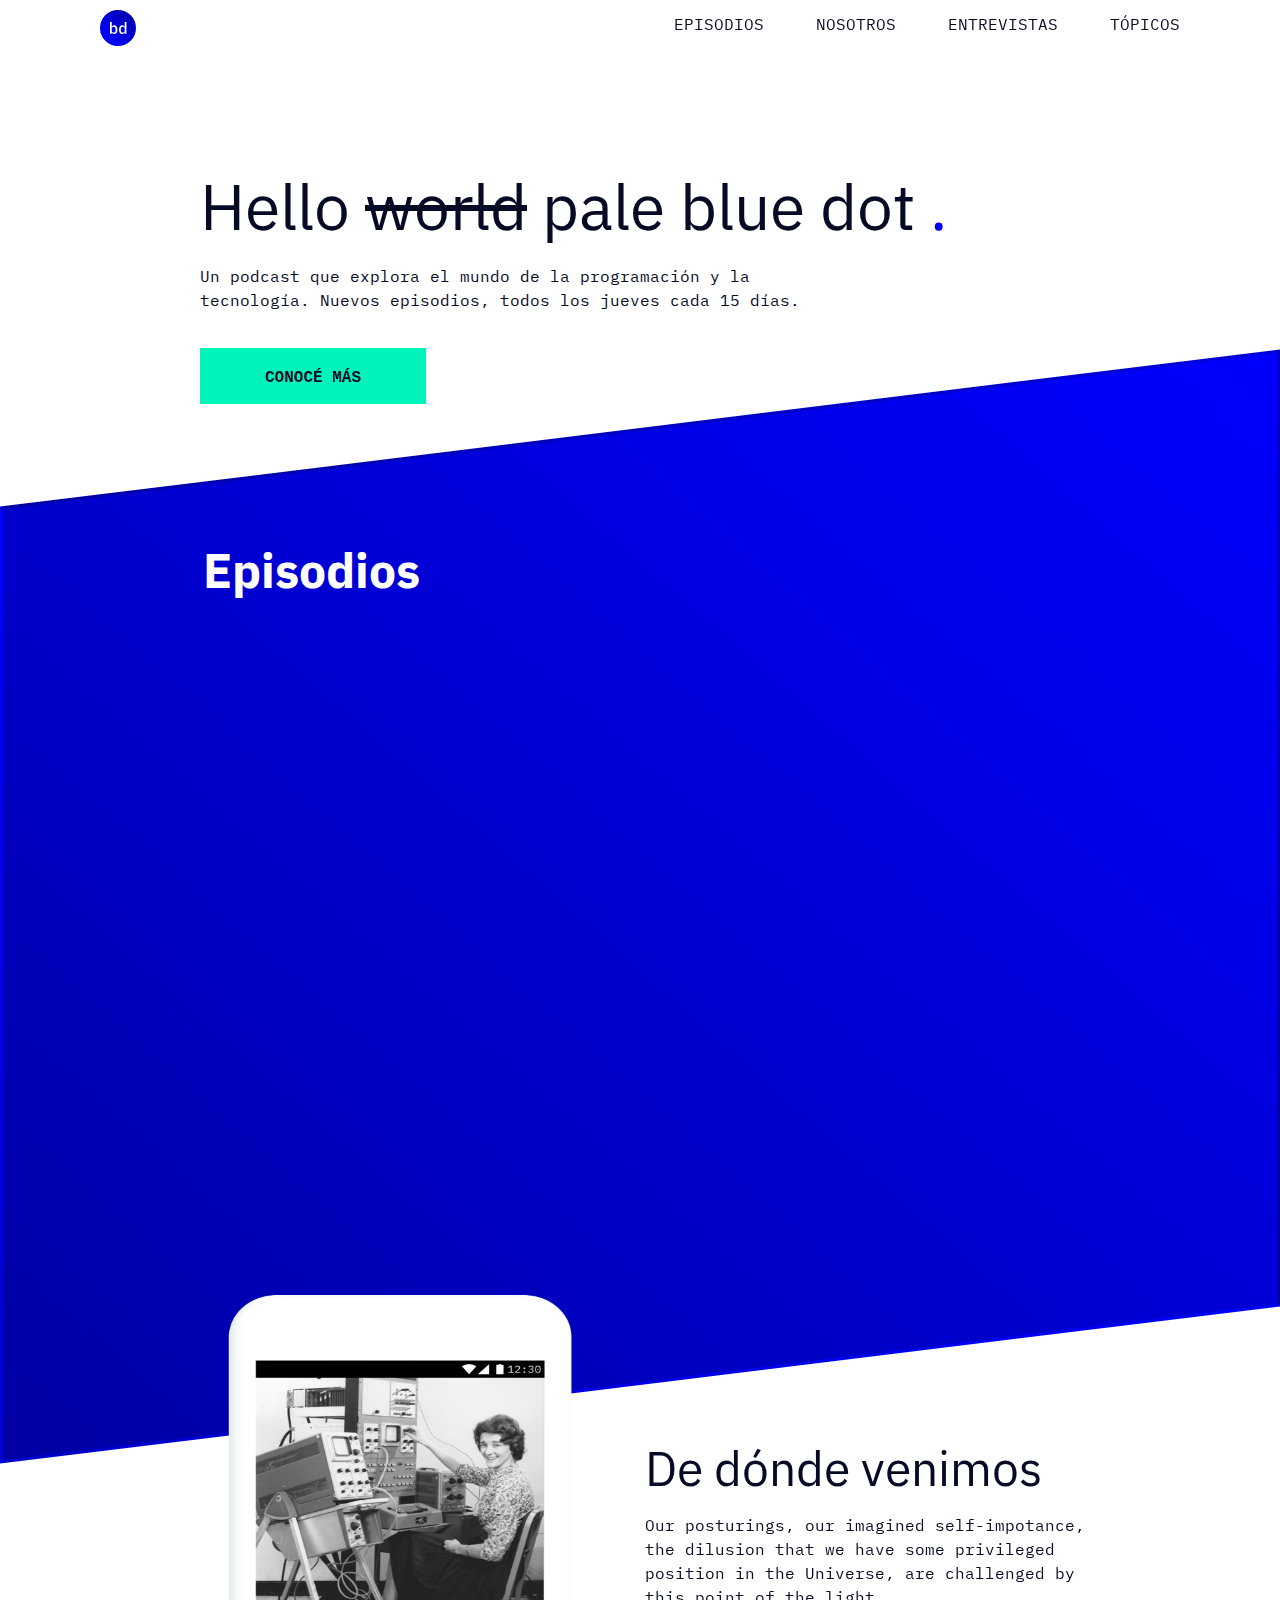
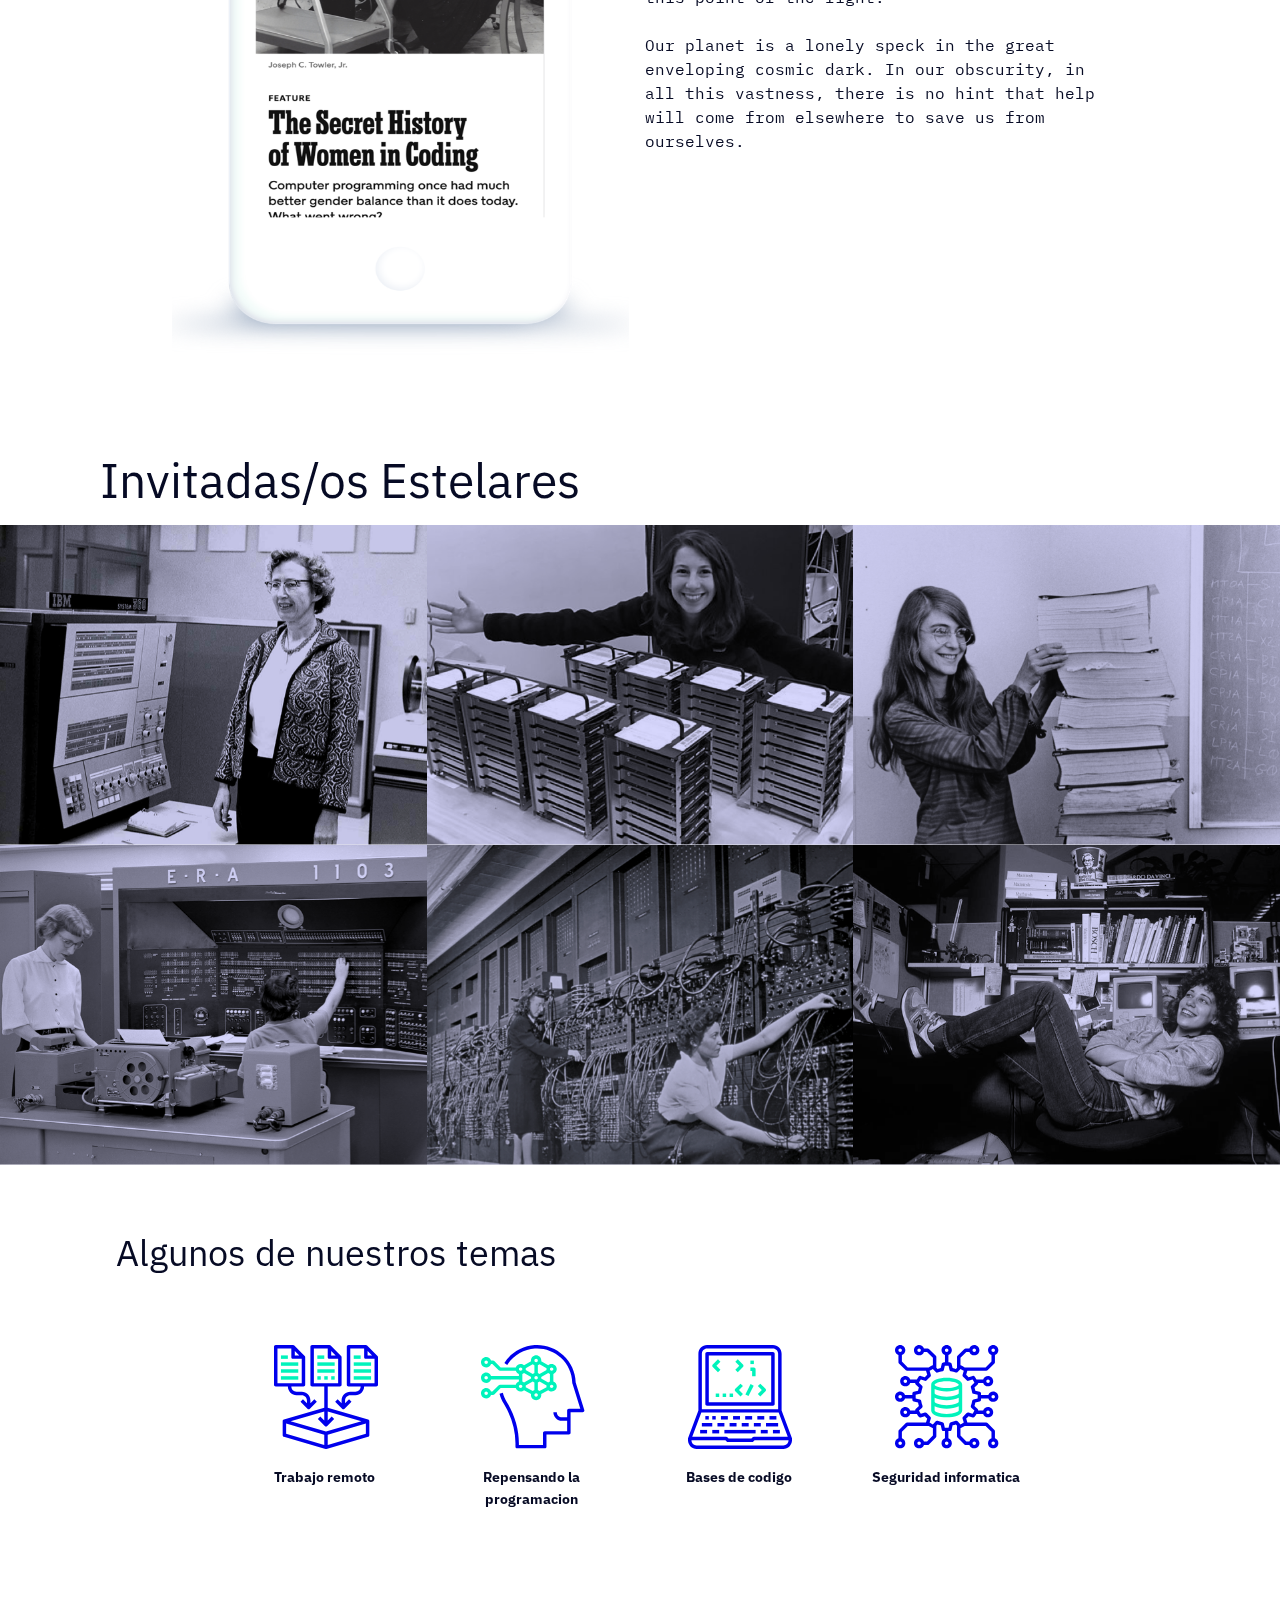
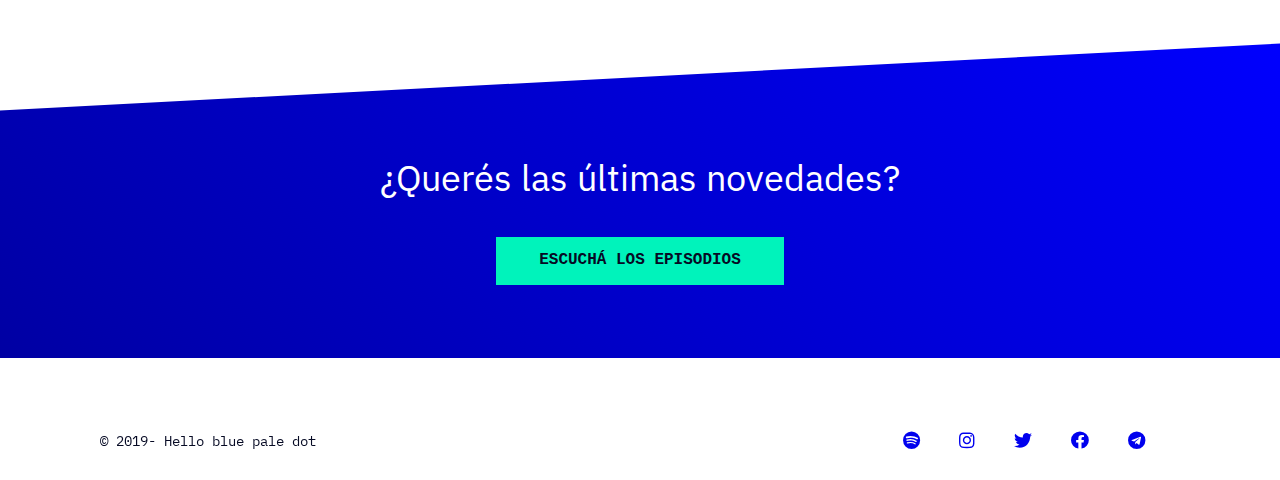
<file: html/index.html>
<!DOCTYPE html>
<html lang="en">
<head>
    <meta charset="UTF-8">
    <meta name="viewport" content="width=device-width, initial-scale=1.0">
    <title>Blue Dot podcast</title>

    <!-- Link para iconos de fontawesome -->
    <link rel="stylesheet" href="https://pro.fontawesome.com/releases/v5.13.0/css/all.css">
     <!--link google fonts  -->
    <link href="https://fonts.googleapis.com/css2?family=IBM+Plex+Mono&family=IBM+Plex+Sans&display=swap" rel="stylesheet"> 
    <!-- Link mi hoja de estilo -->
    <link rel="stylesheet" href="../styles/styles.css">
    <!-- Link para logo bd en la pestaña del browser -->
    <link rel="shortcut icon" type="img/svg" href="../imagenes/logo.svg">
</head>
<body>

    <!-- Encabezado -->
    <header>
        <div class="nav">
            <div class="menu-wrapper">
                <img src="../imagenes/logo.svg" alt="Logo de bd">
                <label for="toggle">
                    <i class="fas fa-bars"></i>
                </label>
                <input type="checkbox" id="toggle">
                <div class="menu">    
                    <a href="#episodios">Episodios</a>
                    <a href="#nosotros">Nosotros</a>
                    <a href="#invitados">Entrevistas</a>
                    <a href="#topicos">Tópicos</a>   
                </div>
            </div>
        </div>
    </header>

    <!-- Secciones -->

    <!-- Seccion-A -->
    <section class="section-a">
        <div class="content-wrapper">
            <h1 class="content-title">Hello <span class="line">world</span><br> pale blue dot <span class="dot">.</span></h1>
            <p class="content-subtitle">Un podcast que explora el mundo de la programación y la tecnología. Nuevos episodios, todos los jueves cada 15 días.</p> 
        </div>
    </section> 
    <!-- Btn de Seccion-A -->
        <div class="btn">
            <a href="#nosotros">conocé más</a>
        </div>
    <!-- Seccion-B -->
    <section class="section-b">
        <div class="player-wrapper" id="episodios"> 
            <h1 class="player-title">Episodios</h1>
            <div class="players">
                <div class="item">
                    <iframe src="https://open.spotify.com/embed-podcast/episode/7AZZy2nJ4R9ZndHW0h2yxt" width="100%" height="232" frameborder="0" allowtransparency="true" allow="encrypted-media"></iframe>
                </div>
                <div class="item">
                    <iframe src="https://open.spotify.com/embed-podcast/episode/6lzD9VWNM40HAxkVz0a8NX" width="100%" height="232" frameborder="0" allowtransparency="true" allow="encrypted-media"></iframe>
                </div>
                <div class="item">
                    <iframe src="https://open.spotify.com/embed-podcast/episode/1sOkVdxBNsClqLYnOrNle5" width="100%" height="232" frameborder="0" allowtransparency="true" allow="encrypted-media"></iframe>
                </div>
                <div class="item">
                    <iframe src="https://open.spotify.com/embed-podcast/episode/31VyAQAwBiKoHVoYUCEzjQ" width="100%" height="232" frameborder="0" allowtransparency="true" allow="encrypted-media"></iframe>
                </div>
            </div>
        </div>
    </section> 

    <!--Seccion-C  -->
     <section class="section-c" id="nosotros">
         <div class="phone-wrapper">
            <div class="phone">
                <img src="../imagenes/phone.png" alt="Una de las primeras mujeres en la programacion.">
            </div>
            <div class="content" >
                <h1 class="phone-title">De dónde <br> venimos</h1>
                <p class="phone-subtitle bis">Our posturings, our imagined self-impotance, the dilusion that we have some privileged position in the Universe, are challenged by this point of the light. <br><br>Our planet is a lonely speck in the great enveloping cosmic dark. In our obscurity, in all this vastness, there is no hint that help will come from elsewhere to save us from ourselves.</p>
            </div>    
        </div>
    </section>
    
    <!-- Seccion-D -->
    <section class="section-d" id="invitados">
        <h1 class="gallery-title">Invitadas/os <br> Estelares</h1>
        <div class="gallery">
            <img src="../imagenes/grace-hopper.png" alt="Grace Hooper">
            <img src="../imagenes/Katie-Bouman.png" alt="Katie Bouman.">
            <img src="../imagenes/Margaret_Hamilton.png" alt="Margaret Hamilton.">
            <img src="../imagenes/An-E.R.A.Univac-1103-computer-in-the-1950s.png" alt="Computadora E.R.A Univac 1103.">
            <img src="../imagenes/Computer-operators-with-an-Eniac—the-world’s-first-programmable-general-purpose-computer.png" alt="Operadores trabajando con una Eniac, las primer computadora programable.">
            <img src="../imagenes/susan-kare.png" alt="">
        </div>
    </section>
    <!-- Seccion-E -->
    <section class="section-e" id="topicos">
        <div class="topic-title">
            <h1>Algunos de nuestros temas</h1>
        </div>
        <div class="topics">
            <div class="topic-item">
                <img src="../imagenes/icon1.svg" alt="Trabajo Remoto">
                <p class="topic-sub">Trabajo remoto</p>
            </div>
            <div class="topic-item">
                <img src="../imagenes/icon2.svg" alt="Repensando la programacion">
                <p class="topic-sub">Repensando la <br> programacion</p>
            </div>
            <div class="topic-item">
                <img src="../imagenes/icon3.svg" alt="Bases de codigo">
                <p class="topic-sub">Bases de codigo</p>
            </div>
            
            <div class="topic-item">
                <img src="../imagenes/icon4.svg" alt="Seguridad informatica">
                <p class="topic-sub">Seguridad informatica</p>
            </div>
        </div>
    </section>
    <!-- Seccion-F -->
    <section class="section-f">
        <div class="skewline"></div>
        <div class="news-wrapper">
            <div class="news-title">
                <h1>¿Querés las <br> últimas <br>
            novedades?</h1>
            </div>
            <div class="btn-news">
                <a href="#episodios">escuchá los episodios</a>
            </div>
        </div>

    </section>

    <footer>
        <div class="footer-wrapper">
            <div class="footer-text">
                <p>&#169; 2019- Hello blue pale dot</p>
            </div>
            <div class="social">
                <a href="https://www.spotify.com/ar/"><i class="fab fa-spotify"></i></a>
                <a href="https://www.instagram.com/?hl=es-la"><i class="fab fa-instagram"></i></a>
                <a href="https://twitter.com/explore"><i class="fab fa-twitter"></i></a>
                <a href="https://es-la.facebook.com/"><i class="fab fa-facebook"></i></a>
                <a href="https://telegram.org/"><i class="fab fa-telegram"></i></a>
            </div>
        </div>
    </footer>
    
</body>
</html>
</file>
<file: styles/styles.css>
* {
  margin: 0;
  padding: 0;
  -webkit-box-sizing: border-box;
          box-sizing: border-box;
}

body {
  height: 100vh;
  margin: 0;
}

iframe {
  border: 0;
  background-color: transparent;
}

header {
  width: 100%;
  height: 44px;
  line-height: 28px;
  padding-top: 10px;
}

.nav {
  text-align: right;
}

.menu-wrapper img {
  float: left;
  margin-left: 10px;
}

label {
  font-size: 18px;
  padding: 16px 19px 16px;
  cursor: pointer;
}

#toggle {
  display: none;
}

.menu {
  display: none;
  text-align: left;
  width: 100%;
  background-color: #0000EC;
  padding-top: 16px;
  z-index: 2;
}

.menu a {
  display: block;
  font-family: "IBM Plex Mono", monospace;
  font-size: 16px;
  letter-spacing: 0px;
  line-height: 28px;
  color: #FFFFFF;
  text-transform: uppercase;
  text-decoration: none;
  padding-bottom: 24px;
  margin-left: 16px;
}

#toggle:checked + .menu {
  display: block;
}

.menu a:hover {
  font-family: "IBM Plex Mono-Medium", monospace;
  text-decoration: line-through;
  color: #00F3BB;
}

.menu a:active {
  font-family: "IBM Plex Mono", monospace;
  text-decoration: line-through;
  color: rgba(6, 10, 36, 0.56);
}

@media only screen and (min-width: 768px) {
  .nav {
    text-align: right;
    margin-right: 100px;
  }
  .menu-wrapper img {
    margin-left: 100px;
    width: 36px;
    height: 36px;
  }
  label {
    display: none;
  }
  .menu {
    display: inline;
    background-color: #FFFFFF;
  }
  .menu a {
    margin-left: 48px;
    display: inline;
    color: #060A24;
  }
}

@media only screen and (min-width: 1200px) {
  .nav {
    text-align: right;
    margin-right: 100px;
  }
}

.section-a {
  position: relative;
  width: 100%;
  z-index: -1;
}

.content-wrapper {
  position: relative;
  margin: 0;
}

.content-title {
  position: relative;
  font-family: "IBM Plex Sans", monospace;
  color: #060A24;
  font-size: 36px;
  font-weight: normal;
  letter-spacing: 0;
  line-height: 42px;
  margin-left: 16px;
  margin-bottom: 16px;
}

.line {
  text-decoration: line-through;
}

.content-subtitle {
  font-family: "IBM Plex Mono", monospace;
  color: #060A24;
  font-size: 14px;
  letter-spacing: 0;
  line-height: 22px;
  margin-left: 16px;
  margin-bottom: 36px;
  max-width: 288px;
}

.btn {
  cursor: pointer;
  position: relative;
  background-color: #00F3BB;
  margin: auto;
  text-align: center;
  width: 288px;
  height: 48px;
  padding-top: 13px;
  padding-bottom: 13px;
  margin-bottom: 24px;
}

.btn a {
  color: #060A24;
  font-family: "IBM Plex Mono-Medium", monospace;
  font-size: 16px;
  font-weight: bold;
  text-decoration: none;
  text-transform: uppercase;
}

.btn:hover {
  background-image: linear-gradient(225deg, #0000EC 0%, #00F3BB 100%);
}

.btn a:hover {
  color: #FFFFFF;
}

@media only screen and (min-width: 576px) {
  .btn {
    margin: 16px;
  }
}

@media only screen and (min-width: 768px) {
  .content-title {
    margin-top: 58px;
    margin-left: 100px;
  }
  .content-title br {
    display: none;
  }
  .dot {
    color: #0000EC;
  }
  .content-subtitle {
    margin-left: 100px;
    max-width: 628px;
  }
  .btn {
    width: 226px;
    height: 56px;
    padding-top: 16px;
    margin-left: 100px;
  }
}

@media only screen and (min-width: 1024px) {
  .content-title {
    font-size: 42px;
    line-height: 84px;
    margin-top: 90px;
    margin-left: 200px;
  }
  .content-subtitle {
    font-size: 16px;
    line-height: 24px;
    margin-top: 0;
    margin-left: 200px;
    max-width: 628px;
  }
  .btn {
    width: 226px;
    height: 56px;
    padding-top: 16px;
    font-size: 18px;
    line-height: 24px;
    margin-left: 200px;
  }
  .btn a {
    font-weight: bold;
  }
}

@media (min-width: 1200px) {
  .content-title {
    font-size: 64px;
    line-height: 84px;
    margin-top: 120px;
    margin-left: 200px;
  }
  .content-subtitle {
    font-size: 16px;
    line-height: 24px;
    margin-top: 0;
    margin-left: 200px;
    max-width: 628px;
  }
  .btn {
    font-size: 18px;
    line-height: 24px;
    margin-left: 200px;
  }
}

.section-b {
  position: relative;
  margin-top: 24px;
  z-index: -1;
}

.player-wrapper {
  position: relative;
  margin: 0;
  background-image: linear-gradient(225deg, #0000FF 0%, #0000A3 100%);
  border: solid transparent 3px;
  height: 100%;
  width: 100%;
  -webkit-transform: skew(0deg, -7deg);
          transform: skew(0deg, -7deg);
  padding-bottom: 143.5px;
}

.player-title {
  position: relative;
  font-family: "IBM Plex Sans", monospace;
  color: #FFFFFF;
  font-size: 36px;
  margin-top: 64px;
  margin-left: 16px;
  -webkit-transform: skew(0deg, 7deg);
          transform: skew(0deg, 7deg);
}

.players {
  margin-top: 21px;
  margin-bottom: 10px;
  display: -webkit-box;
  display: -ms-flexbox;
  display: flex;
  -ms-flex-wrap: wrap;
      flex-wrap: wrap;
  -ms-flex-line-pack: distribute;
      align-content: space-around;
  -webkit-box-pack: center;
      -ms-flex-pack: center;
          justify-content: center;
  -webkit-transform: skew(0deg, 7deg);
          transform: skew(0deg, 7deg);
}

.item {
  height: 225px;
  margin-left: 11px;
  margin-right: 11px;
}

@media only screen and (min-width: 320px) {
  .item {
    width: 320px;
    margin-left: 0;
    margin-right: 0;
    margin-bottom: 11px;
  }
}

@media only screen and (min-width: 576px) {
  .item {
    width: 554px;
    height: 225px;
    margin-left: 11px;
    margin-bottom: 11px;
  }
}

@media only screen and (min-width: 768px) {
  .player-title {
    font-size: 36px;
    line-height: 52px;
    margin-top: 100px;
    margin-left: 100px;
  }
  .item {
    width: 584px;
    height: 225px;
    margin-left: 32px;
    margin-bottom: 32px;
  }
}

@media only screen and (min-width: 828px) {
  .item {
    width: 584px;
    height: 225px;
    margin-bottom: 32px;
    margin-left: 0;
    margin-right: 0;
  }
}

@media only screen and (min-width: 1024px) {
  .player-title {
    font-size: 48px;
    line-height: 62px;
    margin-top: 120px;
    margin-left: 200px;
  }
  .item {
    width: 417px;
    height: 225px;
    margin-left: 72px;
    margin-right: 0px;
    margin-bottom: 72px;
  }
}

@media only screen and (min-width: 1200px) {
  .player-title {
    margin-left: 200px;
  }
  .item {
    width: 470px;
    height: 225px;
    margin-right: 0;
    margin-bottom: 72px;
    margin-left: 72px;
  }
}

@media only screen and (min-width: 1366px) {
  .players {
    -webkit-box-pack: center;
        -ms-flex-pack: center;
            justify-content: center;
  }
  .item {
    width: 561px;
    height: 225px;
    margin-left: 72px;
    margin-bottom: 72px;
  }
}

@media only screen and (min-width: 1440px) {
  .player-title {
    margin-top: 120px;
    margin-left: 200px;
  }
  .item {
    width: 603px;
    height: 225px;
    margin-left: 72px;
    margin-bottom: 72px;
  }
}

.section-c {
  position: relative;
  text-align: center;
}

.phone-wrapper {
  display: -webkit-box;
  display: -ms-flexbox;
  display: flex;
  -ms-flex-wrap: wrap;
      flex-wrap: wrap;
  -webkit-box-pack: center;
      -ms-flex-pack: center;
          justify-content: center;
}

.phone {
  -webkit-transform: translateY(-70px);
          transform: translateY(-70px);
}

.phone img {
  margin: 0;
  width: 320px;
  height: 519px;
}

.content {
  text-align: left;
  margin-bottom: 54px;
}

.phone-title {
  font-family: "IBM Plex Sans", monospace;
  font-size: 36px;
  color: #060A24;
  font-weight: normal;
  line-height: 42px;
  margin-bottom: 8px;
  margin-left: 16px;
}

.phone-subtitle {
  font-family: "IBM Plex Mono", monospace;
  font-size: 14px;
  color: #060A24;
  max-width: 464px;
  margin-left: 16px;
  margin-left: 16px;
}

@media only screen and (min-width: 576px) {
  .phone-title br {
    display: none;
  }
  .phone {
    -webkit-transform: translateY(-90px);
            transform: translateY(-90px);
  }
  .phone img {
    width: 360px;
    height: 519px;
  }
}

@media only screen and (min-width: 800px) {
  .content {
    margin-top: 62px;
  }
}

@media only screen and (min-width: 1024px) {
  .phone {
    -webkit-transform: translateY(-90px);
            transform: translateY(-90px);
  }
  .phone img {
    width: 457px;
    height: 660px;
  }
  .content {
    margin-top: 62px;
  }
  .phone-title {
    font-size: 48px;
    margin-bottom: 24px;
  }
  .phone-subtitle {
    font-size: 16px;
    line-height: 24px;
  }
}

.section-d {
  position: relative;
  margin: 0;
}

.gallery-title {
  font-family: "IBM Plex Sans", monospace;
  font-size: 36px;
  color: #060A24;
  margin-left: 16px;
  margin-bottom: 14px;
  font-weight: normal;
}

.gallery {
  display: -webkit-box;
  display: -ms-flexbox;
  display: flex;
  -ms-flex-wrap: wrap;
      flex-wrap: wrap;
  -webkit-box-pack: center;
      -ms-flex-pack: center;
          justify-content: center;
  margin-bottom: 48px;
}

.gallery img {
  -webkit-box-flex: 1;
      -ms-flex-positive: 1;
          flex-grow: 1;
  width: 320px;
  height: 243px;
}

@media only screen and (min-width: 576px) {
  .gallery img {
    width: 480px;
    height: 364px;
  }
}

@media only screen and (min-width: 768px) {
  .gallery-title br {
    display: none;
  }
  .gallery-title {
    font-size: 48px;
    margin-left: 100px;
  }
  .gallery img {
    width: 256px;
    height: 260px;
  }
}

@media only screen and (min-width: 828px) {
  .gallery img {
    width: 276px;
    height: 260px;
  }
}

@media only screen and (min-width: 1024px) {
  .gallery {
    margin-bottom: 64px;
  }
  .gallery img {
    width: 340px;
    height: 320px;
  }
}

@media only screen and (min-width: 1200px) {
  .gallery img {
    width: 400px;
    height: 320px;
  }
}

@media only screen and (min-width: 1366px) {
  .gallery img {
    width: 483px;
    height: 383px;
  }
}

.section-e {
  margin: 0;
}

.topic-title h1 {
  font-family: "IBM Plex Sans", monospace;
  font-size: 36px;
  color: #060A24;
  font-weight: normal;
  margin-left: 16px;
  margin-bottom: 37px;
}

.topics {
  display: -webkit-box;
  display: -ms-flexbox;
  display: flex;
  -ms-flex-wrap: wrap;
      flex-wrap: wrap;
  -webkit-box-pack: center;
      -ms-flex-pack: center;
          justify-content: center;
}

.topic-item {
  width: 320px;
  height: 130px;
  margin-bottom: 65px;
}

.topic-item img {
  margin-left: 33%;
  margin-top: 13px;
  margin-bottom: 13px;
}

.topic-sub {
  font-family: "IBM Plex Sans", monospace;
  font-weight: bold;
  font-size: 14px;
  color: #060A24;
  letter-spacing: 0;
  line-height: 22px;
  text-align: center;
}

@media only screen and (min-width: 768px) {
  .topic-item {
    width: 176px;
    height: 130px;
    margin-bottom: 65px;
  }
  .topic-item img {
    margin-left: 48px;
  }
  .topic-sub {
    margin-left: 24px;
  }
}

@media only screen and (min-width: 828px) {
  .topic-item {
    width: 207px;
    height: 130px;
    margin-bottom: 65px;
  }
  .topic-sub {
    margin-left: -10px;
  }
}

@media only screen and (min-width: 1024px) {
  .topics {
    margin-bottom: 34px;
  }
  .topic-title {
    font-size: 48px;
    margin-left: 100px;
    margin-bottom: 56px;
  }
}

.section-f {
  position: relative;
  margin: 0;
  width: 100%;
}

.news-wrapper {
  margin-top: 34px;
  display: -webkit-box;
  display: -ms-flexbox;
  display: flex;
  -ms-flex-wrap: wrap;
      flex-wrap: wrap;
  -webkit-box-orient: vertical;
  -webkit-box-direction: normal;
      -ms-flex-direction: column;
          flex-direction: column;
  -webkit-box-align: center;
      -ms-flex-align: center;
          align-items: center;
  -webkit-box-pack: center;
      -ms-flex-pack: center;
          justify-content: center;
  height: 340px;
  background-color: blue;
  background-image: linear-gradient(225deg, #0000FF 0%, #0000A3 100%);
  -webkit-transform-origin: right;
          transform-origin: right;
}

.skewline {
  position: relative;
  width: 100%;
  height: 23px;
  -webkit-box-sizing: border-box;
          box-sizing: border-box;
  margin-right: 10px;
  z-index: 1;
  background-color: #FFFFFF;
}

.skewline::before {
  content: "";
  width: 100%;
  height: 116px;
  margin: 0;
  position: absolute;
  -webkit-transform: skew(0deg, -3deg);
          transform: skew(0deg, -3deg);
  overflow: hidden;
  background-color: #FFFFFF;
}

.news-title h1 {
  font-family: "IBM Plex Sans", monospace;
  color: #FFFFFF;
  font-weight: normal;
  font-size: 36px;
  text-align: center;
  padding-top: 64px;
  margin-bottom: 36px;
}

.btn-news {
  width: 288px;
  height: 48px;
  background-color: #00F3BB;
  text-align: center;
  padding-top: 13px;
}

.btn-news a {
  font-family: "IBM Plex Mono-Medium", monospace;
  font-weight: bold;
  text-transform: uppercase;
  text-decoration: none;
  color: #060A24;
}

.btn-news:hover {
  background-image: linear-gradient(225deg, #0000FE 0%, #00F0B8 100%);
}

.btn-news a:hover {
  color: #FFFFFF;
}

@media only screen and (min-width: 768px) {
  .news-title br {
    display: none;
  }
}

footer {
  width: 100%;
  height: 90px;
  text-align: center;
}

.footer-wrapper {
  width: 100%;
  display: -webkit-box;
  display: -ms-flexbox;
  display: flex;
  -ms-flex-wrap: wrap;
      flex-wrap: wrap;
  -webkit-box-align: center;
      -ms-flex-align: center;
          align-items: center;
  -webkit-box-pack: justify;
      -ms-flex-pack: justify;
          justify-content: space-between;
  margin-top: 24px;
  margin-bottom: 31px;
  margin-left: 47px;
}

.footer-text p {
  font-family: "IBM Plex Mono", monospace;
  font-size: 14px;
  color: #060A24;
  letter-spacing: 0;
  margin-top: 24px;
  line-height: 22px;
  margin-bottom: 16px;
}

.social {
  line-height: 28px;
}

.social i {
  -webkit-box-align: center;
      -ms-flex-align: center;
          align-items: center;
  margin-right: 35px;
  margin-bottom: 31px;
  font-size: 16px;
}

@media only screen and (min-width: 576px) {
  footer {
    display: -webkit-box;
    display: -ms-flexbox;
    display: flex;
    -ms-flex-wrap: wrap;
        flex-wrap: wrap;
    -webkit-box-orient: vertical;
    -webkit-box-direction: normal;
        -ms-flex-direction: column;
            flex-direction: column;
    -ms-flex-line-pack: center;
        align-content: center;
  }
  .footer-wrapper {
    margin: 36px 100px 31px 100px;
  }
  .social {
    margin-top: 34px;
  }
}

@media only screen and (min-width: 768px) {
  .footer-wrapper {
    margin: 36px 100px 31px 100px;
  }
  .footer-text {
    font-size: 16px;
    margin-right: 63px;
  }
  .social i {
    font-size: 18px;
  }
}

@media only screen and (min-width: 828px) {
  .footer-text {
    margin-left: 100px;
    margin-right: 123px;
  }
  .social {
    margin-right: 100px;
  }
}

@media only screen and (min-width: 1024px) {
  .footer-wrapper {
    margin: 36px 100px 31px 100px;
  }
}
/*# sourceMappingURL=styles.css.map */
</file>
